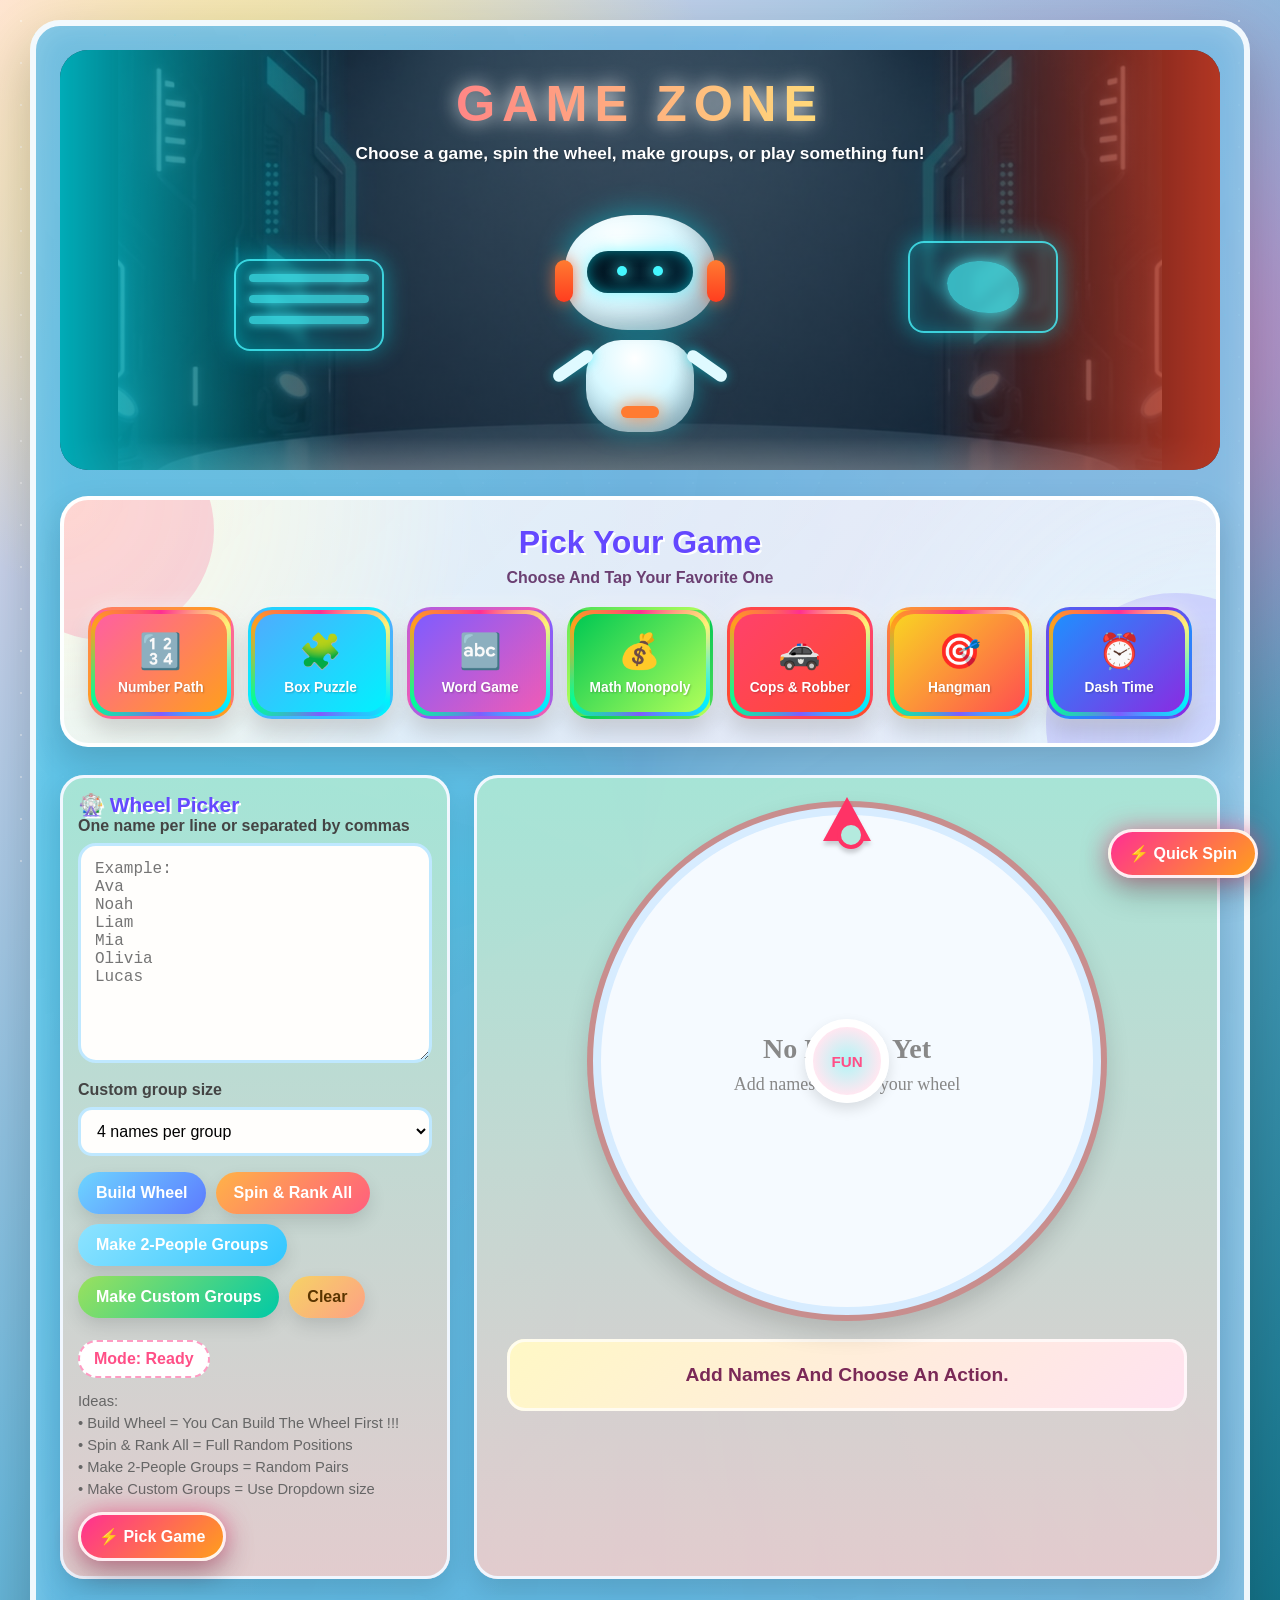
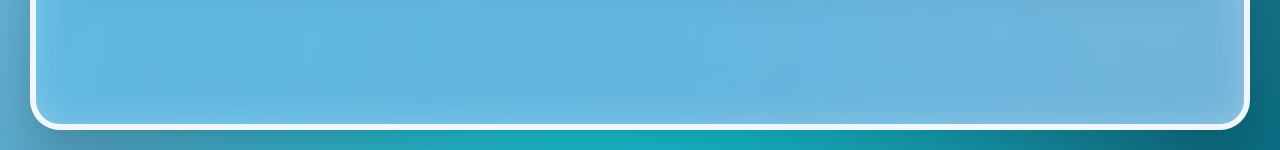
<file: index.html>
<!DOCTYPE html>
<html lang="en">

<head>
    <meta charset="UTF-8" />
    <meta name="viewport" content="width=device-width, initial-scale=1.0" />

    <title>🎮 Game Zone</title>

    <style>
        * {
            box-sizing: border-box;
        }

        html {
            scroll-behavior: smooth;
        }

        body {
            margin: 0;
            font-family: "Trebuchet MS", "Comic Sans MS", sans-serif;
            min-height: 100vh;
            padding: 20px;
            overflow-x: hidden;
            background:
                radial-gradient(circle at 20% 10%, rgba(255, 241, 118, 0.8), transparent 25%),
                radial-gradient(circle at 90% 20%, rgba(255, 111, 183, 0.65), transparent 25%),
                radial-gradient(circle at 50% 90%, rgba(0, 242, 254, 0.75), transparent 35%),
                linear-gradient(135deg, #ffe0f3, #6bb8db, #0a6d82);
        }

        body::before {
            content: "";
            position: fixed;
            inset: 0;
            pointer-events: none;
            background-image:
                radial-gradient(circle, rgba(255, 255, 255, .75) 1px, transparent 1px),
                radial-gradient(circle, rgba(0, 242, 254, .45) 1px, transparent 1px);
            background-size: 42px 42px, 70px 70px;
            animation: bgSparkle 18s linear infinite;
            opacity: .55;
            z-index: 0;
        }

        @keyframes bgSparkle {
            from {
                background-position: 0 0, 0 0;
            }

            to {
                background-position: 240px 300px, -260px 220px;
            }
        }

        .app {
            position: relative;
            z-index: 1;
            width: 100%;
            max-width: 1220px;
            margin: 0 auto;
            background: rgba(108, 179, 223, 0.9);
            border-radius: 30px;
            padding: 24px;
            box-shadow:
                0 22px 55px rgba(0, 0, 0, 0.22),
                inset 0 0 35px rgba(255, 255, 255, .25);
            border: 6px solid rgba(255, 255, 255, 0.9);
            overflow: hidden;
        }

        .app::before {
            content: "";
            position: absolute;
            inset: -120px;
            background: conic-gradient(from 0deg,
                    transparent,
                    rgba(255, 255, 255, .22),
                    transparent,
                    rgba(0, 242, 254, .22),
                    transparent);
            animation: appGlowSpin 12s linear infinite;
            z-index: -1;
        }

        @keyframes appGlowSpin {
            to {
                transform: rotate(360deg);
            }
        }

        /* .bot-hero {
            position: relative;
            min-height: 420px;
            margin-bottom: 26px;
            border-radius: 28px;
            overflow: hidden;
            background:
                radial-gradient(circle at 50% 44%, rgba(113, 50, 216, 0.34), transparent 34%),
                radial-gradient(circle at 75% 55%, rgba(255, 79, 135, 0.28), transparent 30%),
                linear-gradient(135deg, #030712, #081827 48%, #eedc66);
            border: 4px solid rgba(255, 255, 255, 0.85);
            box-shadow:
                0 18px 40px rgba(0, 0, 0, 0.35),
                inset 0 0 45px rgba(0, 242, 254, 0.16);
        } */


        /* .bot-hero {
            position: relative;
            min-height: 420px;
            margin-bottom: 26px;
            border-radius: 28px;
            overflow: hidden;
            background:
                linear-gradient(rgba(3, 7, 18, 0.72), rgba(3, 7, 18, 0.78)),
                url("images/IMG_0612.jpeg"),
                radial-gradient(circle at 50% 44%, rgba(0, 242, 254, 0.34), transparent 34%),
                radial-gradient(circle at 75% 55%, rgba(255, 79, 135, 0.28), transparent 30%),
                linear-gradient(135deg, #030712, #081827 48%, #1d0811);
            background-size: cover, cover, auto, auto, auto;
            background-position: center, center, center, center, center;
            border: 4px solid rgba(255, 255, 255, 0.85);
            box-shadow:
                0 18px 40px rgba(0, 0, 0, 0.35),
                inset 0 0 45px rgba(0, 242, 254, 0.16);
        } */


        .bot-hero {
            position: relative;
            min-height: 420px;
            margin-bottom: 26px;
            border-radius: 28px;
            overflow: hidden;

            background:
                linear-gradient(rgba(3, 7, 18, 0.65), rgba(3, 7, 18, 0.7)),
                url("IMG_0612.jpeg");

            background-size: 90% auto;
            background-repeat: no-repeat;
            background-position: center;

            background-color: #030712;
            /* fills empty space */
        }




        */ .bot-hero::before {
            content: "";
            position: absolute;
            inset: 0;
            background:
                linear-gradient(90deg, transparent, rgba(0, 242, 254, 0.18), transparent),
                repeating-linear-gradient(0deg,
                    transparent 0px,
                    transparent 24px,
                    rgba(255, 255, 255, 0.04) 25px);
            animation: scanMove 3.8s linear infinite;
        }

        @keyframes scanMove {
            from {
                transform: translateX(-45%);
            }

            to {
                transform: translateX(45%);
            }
        }

        .tech-lines {
            position: absolute;
            inset: 0;
            background:
                linear-gradient(90deg, #00f2fe, transparent 25%, transparent 75%, #ff4b2b),
                linear-gradient(180deg, transparent 92%, rgba(255, 255, 255, .3));
            opacity: .7;
        }

        .bot-text {
            position: absolute;
            top: 24px;
            width: 100%;
            text-align: center;
            z-index: 20;
            padding: 0 14px;
        }

        .title {
            text-align: center;
            font-size: 3.15rem;
            margin: 0 0 10px;
            font-weight: 900;
            letter-spacing: 7px;
            background: linear-gradient(90deg, #ff2f92, #fff176, #00f2fe, #7f5cff, #ff2f92);
            background-size: 300% 300%;
            -webkit-background-clip: text;
            background-clip: text;
            color: transparent;
            animation: titleGradient 4s linear infinite, titleBounce 2.4s ease-in-out infinite;
            filter: drop-shadow(0 0 10px rgba(255, 255, 255, .9));
        }

        @keyframes titleGradient {
            0% {
                background-position: 0% 50%;
            }

            100% {
                background-position: 300% 50%;
            }
        }

        @keyframes titleBounce {

            0%,
            100% {
                transform: translateY(0) scale(1);
            }

            50% {
                transform: translateY(-5px) scale(1.03);
            }
        }

        .subtitle {
            text-align: center;
            margin: 0;
            color: #ffffff;
            font-size: 1.08rem;
            font-weight: 900;
            text-shadow: 1px 1px 3px rgba(0, 0, 0, 0.35);
            animation: softGlowText 2.5s ease-in-out infinite alternate;
        }

        @keyframes softGlowText {
            from {
                text-shadow: 0 0 8px rgba(255, 255, 255, .55), 1px 1px 3px rgba(0, 0, 0, .25);
            }

            to {
                text-shadow: 0 0 20px rgba(255, 255, 255, 1), 0 0 28px rgba(0, 242, 254, .75);
            }
        }

        .hero-badges {
            position: absolute;
            left: 50%;
            top: 95px;
            transform: translateX(-50%);
            display: flex;
            flex-wrap: wrap;
            gap: 10px;
            justify-content: center;
            z-index: 22;
            width: 90%;
        }

        .hero-badge {
            padding: 8px 14px;
            border-radius: 999px;
            font-weight: 900;
            color: #dffaff;
            background: rgba(255, 255, 255, .1);
            border: 1px solid rgba(69, 247, 255, .5);
            box-shadow: 0 0 18px rgba(0, 242, 254, .22);
            backdrop-filter: blur(8px);
            font-size: .85rem;
        }

        .bot-scene {
            position: absolute;
            inset: 135px 0 0;
            display: flex;
            align-items: center;
            justify-content: center;
            perspective: 900px;
        }

        .bot {
            position: relative;
            width: 175px;
            height: 225px;
            animation: botFloat 3s ease-in-out infinite;
            transform-style: preserve-3d;
            z-index: 5;
        }

        @keyframes botFloat {

            0%,
            100% {
                transform: translateY(0) rotateY(-8deg);
            }

            50% {
                transform: translateY(-16px) rotateY(8deg);
            }
        }

        .bot-head {
            position: relative;
            width: 150px;
            height: 115px;
            margin: 0 auto;
            border-radius: 46% 46% 42% 42%;
            background:
                radial-gradient(circle at 35% 25%, #ffffff, #dff9ff 42%, #a6c8d9 100%);
            box-shadow:
                inset -10px -12px 20px rgba(0, 0, 0, 0.16),
                0 0 30px rgba(0, 242, 254, 0.45);
        }

        .bot-face {
            position: absolute;
            left: 22px;
            right: 22px;
            top: 36px;
            height: 42px;
            border-radius: 26px;
            background: linear-gradient(135deg, #03131f, #06293a);
            box-shadow:
                inset 0 0 14px rgba(0, 242, 254, 0.5),
                0 0 18px rgba(0, 242, 254, 0.45);
        }

        .eye {
            position: absolute;
            top: 15px;
            width: 10px;
            height: 10px;
            border-radius: 50%;
            background: #45f7ff;
            box-shadow: 0 0 14px #45f7ff;
            animation: blink 3s infinite;
        }

        .left-eye {
            left: 30px;
        }

        .right-eye {
            right: 30px;
        }

        @keyframes blink {

            0%,
            92%,
            100% {
                transform: scaleY(1);
            }

            95% {
                transform: scaleY(0.15);
            }
        }

        .ear {
            position: absolute;
            top: 45px;
            width: 18px;
            height: 42px;
            border-radius: 999px;
            background: linear-gradient(#ff7b31, #ff3d1f);
            box-shadow: 0 0 16px rgba(255, 90, 40, .8);
        }

        .left-ear {
            left: -10px;
        }

        .right-ear {
            right: -10px;
        }

        .bot-body {
            position: relative;
            width: 108px;
            height: 92px;
            margin: 10px auto 0;
            border-radius: 35px 35px 42px 42px;
            background:
                radial-gradient(circle at 45% 20%, #ffffff, #d8f8ff 45%, #8ab6c8 100%);
            box-shadow:
                inset -8px -10px 16px rgba(0, 0, 0, 0.13),
                0 0 24px rgba(0, 242, 254, 0.35);
        }

        .bot-body::before,
        .bot-body::after {
            content: "";
            position: absolute;
            top: 20px;
            width: 46px;
            height: 12px;
            border-radius: 999px;
            background: #dffaff;
            box-shadow: 0 0 12px rgba(0, 242, 254, .5);
        }

        .bot-body::before {
            left: -36px;
            transform: rotate(-35deg);
        }

        .bot-body::after {
            right: -36px;
            transform: rotate(35deg);
        }

        .bot-glow {
            position: absolute;
            left: 50%;
            bottom: 14px;
            width: 38px;
            height: 12px;
            transform: translateX(-50%);
            border-radius: 999px;
            background: #ff7b31;
            box-shadow: 0 0 18px #ff7b31;
        }

        .holo-screen {
            position: absolute;
            width: 150px;
            height: 92px;
            border: 2px solid rgba(69, 247, 255, 0.8);
            border-radius: 16px;
            background: rgba(0, 242, 254, 0.08);
            box-shadow:
                inset 0 0 18px rgba(0, 242, 254, 0.25),
                0 0 24px rgba(0, 242, 254, 0.45);
            backdrop-filter: blur(4px);
            animation: holoFloat 3.4s ease-in-out infinite;
        }

        .screen-one {
            left: 15%;
            top: 74px;
        }

        .screen-two {
            right: 14%;
            top: 56px;
            animation-delay: .5s;
        }

        @keyframes holoFloat {

            0%,
            100% {
                transform: translateY(0) rotateY(18deg);
            }

            50% {
                transform: translateY(-12px) rotateY(-8deg);
            }
        }

        .holo-screen span {
            display: block;
            height: 8px;
            margin: 13px;
            border-radius: 999px;
            background: rgba(69, 247, 255, 0.65);
            box-shadow: 0 0 10px rgba(69, 247, 255, 0.8);
        }

        .mini-map {
            width: 72px;
            height: 52px;
            margin: 18px auto;
            border-radius: 45% 55% 40% 60%;
            background: rgba(69, 247, 255, 0.65);
            box-shadow: 0 0 18px rgba(69, 247, 255, 0.9);
            animation: mapPulse 1.6s ease-in-out infinite alternate;
        }

        @keyframes mapPulse {
            from {
                transform: scale(.92);
                opacity: .65;
            }

            to {
                transform: scale(1.08);
                opacity: 1;
            }
        }

        /* .stats-strip {
            display: grid;
            grid-template-columns: repeat(3, 1fr);
            gap: 14px;
            margin: -4px 0 26px;
        }

        .stat-card {
            padding: 14px;
            border-radius: 20px;
            text-align: center;
            font-weight: 900;
            color: #ffffff;
            background: rgba(255, 255, 255, .18);
            border: 2px solid rgba(255, 255, 255, .55);
            box-shadow: 0 12px 25px rgba(0, 0, 0, .12);
            backdrop-filter: blur(10px);
        }

        .stat-card strong {
            display: block;
            font-size: 1.6rem;
            color: #fff176;
            text-shadow: 0 0 14px rgba(255, 255, 255, .7);
        } */

        .game-home {
            margin: 10px auto 28px;
            padding: 24px;
            border-radius: 28px;
            background:
                linear-gradient(135deg, rgba(255, 255, 255, .82), rgba(255, 241, 252, .78)),
                radial-gradient(circle at top left, #fff176, transparent 35%),
                radial-gradient(circle at bottom right, #7afcff, transparent 35%);
            border: 4px solid rgba(255, 255, 255, .95);
            box-shadow: 0 15px 35px rgba(0, 0, 0, .14);
            text-align: center;
            position: relative;
            overflow: hidden;
        }

        .game-home::before {
            content: "";
            position: absolute;
            width: 220px;
            height: 220px;
            background: rgba(255, 79, 135, 0.22);
            border-radius: 50%;
            top: -80px;
            left: -70px;
            animation: bubbleMove 6s ease-in-out infinite alternate;
        }

        .game-home::after {
            content: "";
            position: absolute;
            width: 260px;
            height: 260px;
            background: rgba(100, 72, 255, 0.18);
            border-radius: 50%;
            bottom: -110px;
            right: -90px;
            animation: bubbleMove 7s ease-in-out infinite alternate-reverse;
        }

        @keyframes bubbleMove {
            from {
                transform: translateY(0) scale(1);
            }

            to {
                transform: translateY(18px) scale(1.08);
            }
        }

        .game-home-content {
            position: relative;
            z-index: 2;
        }

        .game-home h2,
        .panel h2 {
            margin: 0;
            font-size: 2rem;
            color: #6448ff;
            text-shadow: 2px 2px 0 #fff;
            animation: headingPulse 2s ease-in-out infinite;
        }

        .panel h2 {
            margin-top: 0;
            font-size: 1.3rem;
        }

        @keyframes headingPulse {

            0%,
            100% {
                transform: scale(1);
                filter: drop-shadow(0 0 4px rgba(255, 255, 255, .8));
            }

            50% {
                transform: scale(1.04);
                filter: drop-shadow(0 0 14px rgba(255, 79, 135, .8));
            }
        }

        .game-home p {
            margin: 8px 0 20px;
            font-weight: 900;
            color: #6b3f72;
        }

        .game-grid {
            display: grid;
            grid-template-columns: repeat(7, 1fr);
            gap: 14px;
        }

        .game-card {
            position: relative;
            overflow: hidden;
            min-height: 112px;
            border-radius: 24px;
            text-decoration: none;
            color: #ffffff;
            font-size: 2.15rem;
            font-weight: 900;
            display: flex;
            flex-direction: column;
            align-items: center;
            justify-content: center;
            border: 3px solid transparent;
            background-clip: padding-box;
            box-shadow:
                0 12px 22px rgba(0, 0, 0, .16),
                0 0 18px rgba(255, 255, 255, .65);
            animation: floatCard 3s ease-in-out infinite, glowCard 2.2s ease-in-out infinite alternate;
            transition: transform .22s ease, box-shadow .22s ease, filter .22s ease;
            isolation: isolate;
        }

        .game-card::after {
            content: "";
            position: absolute;
            inset: -5px;
            border-radius: 28px;
            background: conic-gradient(from 0deg,
                    #ff2f92,
                    #fff176,
                    #00f2fe,
                    #7f5cff,
                    #00ff99,
                    #ff9f1c,
                    #ff2f92);
            z-index: -2;
            animation: spinBorder 2.8s linear infinite;
        }

        .game-card::before {
            content: "";
            position: absolute;
            inset: 4px;
            border-radius: 20px;
            background: inherit;
            z-index: -1;
        }

        .game-card span {
            font-size: .86rem;
            line-height: 1.1;
            margin-top: 8px;
            text-shadow: 1px 1px 2px rgba(0, 0, 0, .22);
        }

        .game-card:hover {
            transform: translateY(-8px) scale(1.06) rotate(-1deg);
            box-shadow:
                0 18px 34px rgba(0, 0, 0, .22),
                0 0 28px rgba(255, 255, 255, .95),
                0 0 38px rgba(255, 79, 135, .55);
            filter: saturate(1.18);
        }

        .game-grid:hover .game-card:not(:hover) {
            opacity: .72;
            transform: scale(.96);
        }

        @keyframes spinBorder {
            to {
                transform: rotate(360deg);
            }
        }

        @keyframes glowCard {
            from {
                box-shadow:
                    0 12px 22px rgba(0, 0, 0, .16),
                    0 0 12px rgba(255, 255, 255, .45);
            }

            to {
                box-shadow:
                    0 16px 28px rgba(0, 0, 0, .22),
                    0 0 24px rgba(255, 255, 255, .95),
                    0 0 34px rgba(0, 242, 254, .55);
            }
        }

        .game-card:nth-child(1) {
            background: linear-gradient(135deg, #ff5fa2, #ff9f1c);
        }

        .game-card:nth-child(2) {
            background: linear-gradient(135deg, #4facfe, #00f2fe);
            animation-delay: .15s;
        }

        .game-card:nth-child(3) {
            background: linear-gradient(135deg, #7f5cff, #f15bb5);
            animation-delay: .3s;
        }

        .game-card:nth-child(4) {
            background: linear-gradient(135deg, #00c853, #b2ff59);
            animation-delay: .45s;
        }

        .game-card:nth-child(5) {
            background: linear-gradient(135deg, #ff416c, #ff4b2b);
            animation-delay: .6s;
        }

        .game-card:nth-child(6) {
            background: linear-gradient(135deg, #f9d423, #ff4e50);
            animation-delay: .75s;
        }

        .game-card:nth-child(7) {
            background: linear-gradient(135deg, #1e90ff, #8a2be2);
            animation-delay: .9s;
        }

        @keyframes floatCard {

            0%,
            100% {
                transform: translateY(0);
            }

            50% {
                transform: translateY(-5px);
            }
        }

        .layout {
            display: grid;
            grid-template-columns: 390px 1fr;
            gap: 24px;
            align-items: start;
        }

        .panel {
            background: linear-gradient(180deg, rgba(169, 230, 213, .95), rgba(233, 204, 204, .95));
            border-radius: 24px;
            padding: 18px;
            box-shadow:
                inset 0 0 0 3px #f1f7ff,
                0 12px 30px rgba(0, 0, 0, .12);
            position: relative;
        }

        label {
            display: block;
            margin-bottom: 8px;
            font-weight: 700;
            color: #444;
        }

        textarea {
            width: 100%;
            height: 220px;
            resize: vertical;
            border: 3px solid #bfe8ff;
            border-radius: 18px;
            padding: 14px;
            font-size: 1rem;
            outline: none;
            background: #fffefc;
        }

        textarea:focus,
        select:focus {
            border-color: #ff92c2;
            box-shadow: 0 0 0 5px rgba(255, 146, 194, 0.18);
            outline: none;
        }

        select {
            width: 100%;
            border: 3px solid #bfe8ff;
            border-radius: 14px;
            padding: 12px;
            font-size: 1rem;
            background: #fffefc;
        }

        .settings-grid {
            display: grid;
            gap: 12px;
            margin-top: 14px;
        }

        .btn-row {
            display: flex;
            flex-wrap: wrap;
            gap: 10px;
            margin-top: 16px;
        }

        button {
            border: none;
            border-radius: 999px;
            padding: 12px 18px;
            font-size: 1rem;
            font-weight: 800;
            cursor: pointer;
            transition: transform .15s ease, box-shadow .15s ease;
            box-shadow: 0 8px 18px rgba(0, 0, 0, .12);
        }

        button:hover {
            transform: translateY(-2px) scale(1.02);
            box-shadow: 0 12px 25px rgba(0, 0, 0, .2);
        }

        button:active {
            transform: scale(.98);
        }

        .btn-build {
            background: linear-gradient(135deg, #6dd5ff, #5d7bff);
            color: white;
        }

        .btn-spin {
            background: linear-gradient(135deg, #ffb347, #ff5e7e);
            color: white;
        }

        .btn-pairs {
            background: linear-gradient(135deg, #8ee3ff, #31c6ff);
            color: white;
        }

        .btn-group {
            background: linear-gradient(135deg, #9be15d, #00c9a7);
            color: white;
        }

        .btn-clear {
            background: linear-gradient(135deg, #f6d365, #fda085);
            color: #5a3500;
        }

        .small-note {
            font-size: .92rem;
            color: #666;
            margin-top: 12px;
            line-height: 1.5;
        }

        .wheel-area {
            display: flex;
            flex-direction: column;
            align-items: center;
            min-height: 100%;
        }

        .wheel-wrap {
            position: relative;
            width: 520px;
            max-width: 100%;
            aspect-ratio: 1 / 1;
            display: flex;
            align-items: center;
            justify-content: center;
            margin-top: 8px;
        }

        .wheel-wrap.spinning-glow canvas {
            box-shadow:
                0 0 25px rgba(255, 255, 255, .9),
                0 0 45px rgba(0, 242, 254, .8),
                0 0 65px rgba(255, 79, 135, .55);
        }

        .pointer {
            position: absolute;
            top: -4px;
            left: 50%;
            transform: translateX(-50%);
            width: 0;
            height: 0;
            border-left: 24px solid transparent;
            border-right: 24px solid transparent;
            border-bottom: 44px solid #ff3366;
            z-index: 10;
            filter: drop-shadow(0 4px 2px rgba(0, 0, 0, .18));
        }

        .pointer::after {
            content: "";
            position: absolute;
            top: 24px;
            left: -10px;
            width: 20px;
            height: 20px;
            background: #b4eade;
            border-radius: 50%;
            border: 4px solid #ff3366;
        }

        canvas {
            width: 100%;
            height: 100%;
            border-radius: 50%;
            background: #c88e8e;
            box-shadow: 0 12px 25px rgba(0, 0, 0, .14);
            transition: box-shadow .25s ease;
        }

        .center-dot {
            position: absolute;
            width: 84px;
            height: 84px;
            background: radial-gradient(circle, #b1f5f6 0%, #ffe7f1 70%, #ffc1d8 100%);
            border-radius: 50%;
            border: 8px solid white;
            box-shadow: 0 6px 14px rgba(0, 0, 0, .12);
            display: flex;
            align-items: center;
            justify-content: center;
            font-weight: 900;
            color: #ff4f87;
            text-align: center;
            z-index: 5;
            font-size: .95rem;
            pointer-events: none;
        }

        .spin-chant {
            margin-top: 14px;
            font-size: 1.45rem;
            font-weight: 900;
            color: #ff4f87;
            display: none;
            animation: bounceText .6s infinite alternate;
            text-shadow: 1px 1px 0 #fff;
            text-align: center;
        }

        @keyframes bounceText {
            from {
                transform: translateY(0px) scale(1);
            }

            to {
                transform: translateY(-8px) scale(1.08);
            }
        }

        .result-box {
            margin-top: 18px;
            min-height: 72px;
            width: min(680px, 100%);
            background: linear-gradient(135deg, #fff8c5, #ffe2f0);
            border-radius: 18px;
            display: flex;
            align-items: center;
            justify-content: center;
            text-align: center;
            padding: 14px 18px;
            font-size: 1.2rem;
            font-weight: 900;
            color: #7a2957;
            box-shadow: inset 0 0 0 3px rgba(255, 255, 255, .7);
        }

        .name-count {
            margin-top: 10px;
            font-size: .98rem;
            font-weight: 700;
            color: #555;
        }

        .output {
            margin-top: 18px;
            width: 100%;
            max-width: 860px;
        }

        .rank-list,
        .group-list {
            display: grid;
            gap: 12px;
        }

        .rank-item {
            background: linear-gradient(135deg, #fff6a8, #ffd9ec);
            border-radius: 16px;
            padding: 12px 16px;
            font-weight: 800;
            color: #56384d;
            box-shadow: 0 8px 16px rgba(0, 0, 0, .08);
            text-align: left;
            font-size: 1.05rem;
        }

        .group-card {
            background: linear-gradient(135deg, #dff9ff, #f7e8ff);
            border-radius: 20px;
            padding: 16px;
            box-shadow: 0 8px 16px rgba(0, 0, 0, .08);
            text-align: left;
        }

        .group-title {
            font-size: 1.2rem;
            color: #5b45d6;
            margin-bottom: 10px;
            font-weight: 900;
        }

        .group-members {
            display: flex;
            flex-wrap: wrap;
            gap: 10px;
        }

        .member-pill {
            background: white;
            border: 2px solid #d7c8ff;
            border-radius: 999px;
            padding: 8px 12px;
            font-weight: 700;
            color: #4a4a4a;
        }

        .mode-badge {
            display: inline-block;
            margin-top: 12px;
            background: #fff;
            border: 2px dashed #ff9bc3;
            color: #ff4f87;
            font-weight: 900;
            border-radius: 999px;
            padding: 8px 14px;
        }

        .quick-spin {
            position: fixed;
            right: 22px;
            bottom: 22px;
            z-index: 50;
            border: 3px solid rgba(255, 255, 255, .9);
            background: linear-gradient(135deg, #ff2f92, #ff9f1c);
            color: white;
            box-shadow:
                0 14px 30px rgba(0, 0, 0, .25),
                0 0 25px rgba(255, 79, 135, .65);
            animation: quickPulse 1.8s ease-in-out infinite;
        }

        .quick-spin2 {
            /* position: center; */
            margin-top: 12px;
            left: 22px;
            bottom: 22px;
            z-index: 50;
            border: 3px solid rgba(255, 255, 255, .9);
            background: linear-gradient(135deg, #ff2f92, #ff9f1c);
            color: white;
            box-shadow:
                0 14px 30px rgba(0, 0, 0, .25),
                0 0 25px rgba(255, 79, 135, .65);
            animation: quickPulse 1.8s ease-in-out infinite;
        }

        @keyframes quickPulse {

            0%,
            100% {
                transform: scale(1);
            }

            50% {
                transform: scale(1.06);
            }
        }

        .confetti-layer {
            position: fixed;
            inset: 0;
            pointer-events: none;
            overflow: hidden;
            z-index: 999;
        }

        .confetti-piece {
            position: absolute;
            width: 10px;
            height: 16px;
            border-radius: 4px;
            animation: confettiFall 1.5s ease-out forwards;
        }

        @keyframes confettiFall {
            0% {
                transform: translateY(-30px) rotate(0deg);
                opacity: 1;
            }

            100% {
                transform: translateY(100vh) rotate(540deg);
                opacity: 0;
            }
        }

        @media (max-width: 950px) {
            .layout {
                grid-template-columns: 1fr;
            }

            .wheel-wrap {
                width: 100%;
                max-width: 430px;
            }

            .game-grid {
                grid-template-columns: repeat(2, 1fr);
            }

            .game-card {
                min-height: 96px;
            }

            .game-home h2 {
                font-size: 1.55rem;
            }

            .stats-strip {
                grid-template-columns: 1fr;
            }
        }

        @media (max-width: 700px) {
            .bot-hero {
                min-height: 390px;
            }

            .title {
                font-size: 2rem;
                letter-spacing: 3px;
            }

            .subtitle {
                font-size: .9rem;
            }

            .hero-badges {
                top: 88px;
            }

            .bot-scene {
                inset: 145px 0 0;
            }

            .bot {
                transform: scale(.82);
            }

            .screen-one {
                left: 4%;
                width: 105px;
                height: 72px;
            }

            .screen-two {
                right: 4%;
                width: 105px;
                height: 72px;
            }
        }

        @media (max-width: 520px) {
            body {
                padding: 10px;
            }

            .app {
                padding: 14px;
                border-radius: 22px;
            }

            .title {
                font-size: 1.75rem;
                letter-spacing: 2px;
            }

            .game-grid {
                grid-template-columns: 1fr;
            }

            .game-card {
                min-height: 86px;
            }

            .btn-row button {
                width: 100%;
            }

            .quick-spin {
                right: 12px;
                bottom: 12px;
                padding: 11px 14px;
            }

            .quick-spin2 {
                left: 12px;
                bottom: 12px;
                padding: 11px 14px;
            }
        }

        .stats-strip {
            display: grid;
            grid-template-columns: repeat(3, 1fr);
            gap: 14px;
            margin: -4px 0 26px;
        }

        .stat-card {
            margin-top: 20px;
            padding: 14px;
            border-radius: 20px;
            text-align: center;
            font-weight: 900;
            color: #ffffff;
            background: rgba(255, 255, 255, .18);
            border: 2px solid rgba(255, 255, 255, .55);
            box-shadow: 0 12px 25px rgba(0, 0, 0, .12);
            backdrop-filter: blur(10px);
        }

        .stat-card strong {
            display: block;
            font-size: 1.6rem;
            color: #fff176;
            text-shadow: 0 0 14px rgba(255, 255, 255, .7);
        }
    </style>
</head>

<body>
    <div class="confetti-layer" id="confettiLayer"></div>

    <button class="quick-spin" id="quickSpinBtn">⚡ Quick Spin</button>

    <div class="app">

        <section class="bot-hero">
            <div class="tech-lines"></div>

            <div class="bot-text">
                <h1 class="title">GAME ZONE</h1>
                <p class="subtitle">Choose a game, spin the wheel, make groups, or play something fun!</p>
            </div>

            <!-- <div class="hero-badges">
        <div class="hero-badge">🎮 7 Mini Games</div>
        <div class="hero-badge">🎡 Smart Picker</div>
        <div class="hero-badge">✨ Premium Fun Mode</div>
      </div> -->

            <div class="bot-scene">
                <div class="bot" id="bot">
                    <div class="bot-head">
                        <div class="bot-face">
                            <span class="eye left-eye"></span>
                            <span class="eye right-eye"></span>
                        </div>
                        <div class="ear left-ear"></div>
                        <div class="ear right-ear"></div>
                    </div>

                    <div class="bot-body">
                        <div class="bot-glow"></div>
                    </div>
                </div>

                <div class="holo-screen screen-one">
                    <span></span>
                    <span></span>
                    <span></span>
                </div>

                <div class="holo-screen screen-two">
                    <div class="mini-map"></div>
                </div>
            </div>
        </section>

        <!-- <section class="stats-strip">
            <div class="stat-card">
                <strong id="gamesCount">7</strong>
                Games Ready
            </div>

            <div class="stat-card">
                <strong id="spinCount">0</strong>
                Spins Today
            </div>

            <div class="stat-card">
                <strong id="namesStat">0</strong>
                Names Loaded
            </div>
        </section> -->

        <section class="game-home">
            <div class="game-home-content">
                <!-- <h2>Pick Your Game</h2> -->

                <!-- Your section -->
                <section id="pick-your-game">
                    <h2>Pick Your Game</h2>
                    <!-- content -->
                </section>


                <p> Choose And Tap Your Favorite One </p>

                <div class="game-grid">
                    <a class="game-card" href="numberpath.html">
                        🔢
                        <span>Number Path</span>
                    </a>

                    <a class="game-card" href="box-puzzlen.html">
                        🧩
                        <span>Box Puzzle</span>
                    </a>

                    <a class="game-card" href="word_game.html">
                        🔤
                        <span>Word Game</span>
                    </a>

                    <a class="game-card" href="math_monopoly.html">
                        💰
                        <span>Math Monopoly</span>
                    </a>

                    <a class="game-card" href="copsandrobber.html">
                        🚓
                        <span>Cops & Robber</span>
                    </a>

                    <a class="game-card" href="hangman.html">
                        🎯
                        <span>Hangman</span>
                    </a>

                    <a class="game-card" href="dash_time.html">
                        ⏰
                        <span>Dash Time</span>
                    </a>
                </div>
            </div>
        </section>

        <div class="layout">
            <!-- <button class="quick-spin2" id="quickSpin2Btn">⚡ Quick Spin2</button> -->
            <div class="panel">
                <h2>🎡 Wheel Picker</h2>

                <label for="namesInput">One name per line or separated by commas</label>
                <textarea id="namesInput" placeholder="Example:
Ava
Noah
Liam
Mia
Olivia
Lucas"></textarea>



                <div class="settings-grid">
                    <div>
                        <label for="groupSize">Custom group size</label>
                        <select id="groupSize">
                            <option value="2">2 names per group</option>
                            <option value="3">3 names per group</option>
                            <option value="4" selected>4 names per group</option>
                            <option value="5">5 names per group</option>
                            <option value="6">6 names per group</option>
                        </select>
                    </div>
                </div>

                <div class="btn-row">
                    <button class="btn-build" id="buildBtn">Build Wheel</button>
                    <button class="btn-spin" id="spinRankBtn">Spin & Rank All</button>
                    <button class="btn-pairs" id="pairsBtn">Make 2-People Groups</button>
                    <button class="btn-group" id="groupBtn">Make Custom Groups</button>
                    <button class="btn-clear" id="clearBtn">Clear</button>
                </div>

                <div class="name-count" id="nameCount"></div>
                <div class="mode-badge" id="modeBadge">Mode: Ready</div>



                <div class="small-note">
                    Ideas:<br>
                    • Build Wheel = You Can Build The Wheel First !!! <br>
                    • Spin & Rank All = Full Random Positions<br>
                    • Make 2-People Groups = Random Pairs<br>
                    • Make Custom Groups = Use Dropdown size<br>
                    <!-- • Example: 12 names + pair mode = 6 groups of 2 -->
                </div>
                <button class="quick-spin2" id="quickSpin2Btn">⚡ Pick Game </button>


            </div>



            <div class="panel wheel-area">
                <div class="wheel-wrap" id="wheelWrap">
                    <div class="pointer"></div>
                    <canvas id="wheelCanvas" width="520" height="520"></canvas>
                    <div class="center-dot">FUN</div>
                </div>

                <div id="spinChant" class="spin-chant">🎶 Iny meeny miny mo...</div>

                <div class="result-box" id="resultBox">Add Names And Choose An Action.</div>

                <div class="output" id="outputArea"></div>
            </div>
        </div>


        <section class="stats-strip">
            <div class="stat-card">
                <strong id="gamesCount">7</strong>
                Games Ready
            </div>

            <div class="stat-card">
                <strong id="spinCount">0</strong>
                Spins Today
            </div>

            <div class="stat-card">
                <strong id="namesStat">0</strong>
                Names Loaded
            </div>

        </section>
    </div>

    <script>
        const canvas = document.getElementById("wheelCanvas");
        const ctx = canvas.getContext("2d");

        const namesInput = document.getElementById("namesInput");
        const buildBtn = document.getElementById("buildBtn");
        const spinRankBtn = document.getElementById("spinRankBtn");
        const pairsBtn = document.getElementById("pairsBtn");
        const groupBtn = document.getElementById("groupBtn");
        const clearBtn = document.getElementById("clearBtn");
        const resultBox = document.getElementById("resultBox");
        const nameCount = document.getElementById("nameCount");
        const outputArea = document.getElementById("outputArea");
        const groupSizeSelect = document.getElementById("groupSize");
        const modeBadge = document.getElementById("modeBadge");
        const spinChant = document.getElementById("spinChant");

        const wheelWrap = document.getElementById("wheelWrap");
        const quickSpinBtn = document.getElementById("quickSpinBtn");
        const quickSpin2Btn = document.getElementById("quickSpin2Btn");
        const confettiLayer = document.getElementById("confettiLayer");
        const spinCount = document.getElementById("spinCount");
        const namesStat = document.getElementById("namesStat");
        const bot = document.getElementById("bot");

        let names = [];
        let currentAngle = 0;
        let isSpinning = false;
        let animationFrameId = null;
        let pendingAction = null;
        let totalSpins = 0;

        const colors = [
            "#ff7eb9", "#7afcff", "#feff9c", "#fff740",
            "#baffc9", "#ffb3ba", "#a0c4ff", "#ffd6a5",
            "#caffbf", "#9bf6ff", "#fbc4ff", "#fdffb6",
            "#bdb2ff", "#ffc6ff", "#caffbf", "#f1c0e8"
        ];

        function scrollToResultOnMobile() {
            // if (window.innerWidth < 768) {
                const section = document.getElementById("outputArea");
                section.scrollIntoView({ behavior: "smooth", block: "start" });
            // }
        }

        function getNamesFromInput() {
            return namesInput.value
                .split(/[\n,]+/)
                .map(name => name.trim())
                .filter(name => name.length > 0);
        }

        function updateNames() {
            names = getNamesFromInput();
            // nameCount.textContent = `Names loaded: ${names.length}`;
            namesStat.textContent = names.length;
            return names;
        }

        namesInput.addEventListener("input", updateNames);

        function shuffleArray(arr) {
            const copy = [...arr];

            for (let i = copy.length - 1; i > 0; i--) {
                const j = Math.floor(Math.random() * (i + 1));
                [copy[i], copy[j]] = [copy[j], copy[i]];
            }

            return copy;
        }

        function normalizeAngle(angle) {
            angle = angle % (Math.PI * 2);
            return angle < 0 ? angle + Math.PI * 2 : angle;
        }

        function getPointerIndex() {
            if (names.length === 0) return -1;

            const arc = (Math.PI * 2) / names.length;
            const pointerAngle = Math.PI * 1.5;

            const angleAtPointer = normalizeAngle(pointerAngle - currentAngle);
            return Math.floor(angleAtPointer / arc);
        }

        function getRankingFromWheelPointer() {
            const pointerIndex = getPointerIndex();

            if (pointerIndex < 0) {
                return [];
            }

            const ranking = [];

            for (let i = 0; i < names.length; i++) {
                ranking.push(names[(pointerIndex + i) % names.length]);
            }

            return ranking;
        }

        function fitText(text, maxWidth, initialSize) {
            let size = initialSize;

            ctx.font = `bold ${size}px Trebuchet MS`;

            while (ctx.measureText(text).width > maxWidth && size > 10) {
                size--;
                ctx.font = `bold ${size}px Trebuchet MS`;
            }

            return size;
        }

        function drawWheel() {
            const w = canvas.width;
            const h = canvas.height;
            const cx = w / 2;
            const cy = h / 2;
            const radius = Math.min(cx, cy) - 10;

            ctx.clearRect(0, 0, w, h);

            if (names.length === 0) {
                ctx.beginPath();
                ctx.arc(cx, cy, radius, 0, Math.PI * 2);
                ctx.fillStyle = "#f5faff";
                ctx.fill();
                ctx.lineWidth = 8;
                ctx.strokeStyle = "#d7ecff";
                ctx.stroke();

                ctx.fillStyle = "#888";
                ctx.font = "bold 28px Trebuchet MS";
                ctx.textAlign = "center";
                ctx.textBaseline = "middle";
                ctx.fillText("No Names Yet", cx, cy - 10);

                ctx.font = "18px Trebuchet MS";
                ctx.fillText("Add names to build your wheel", cx, cy + 24);
                return;
            }

            const arc = (Math.PI * 2) / names.length;

            for (let i = 0; i < names.length; i++) {
                const startAngle = currentAngle + i * arc;
                const endAngle = startAngle + arc;

                ctx.beginPath();
                ctx.moveTo(cx, cy);
                ctx.arc(cx, cy, radius, startAngle, endAngle);
                ctx.closePath();
                ctx.fillStyle = colors[i % colors.length];
                ctx.fill();

                ctx.lineWidth = 3;
                ctx.strokeStyle = "#ffffff";
                ctx.stroke();

                ctx.save();
                ctx.translate(cx, cy);
                ctx.rotate(startAngle + arc / 2);

                const text = names[i];
                const textRadius = radius * 0.63;
                const maxTextWidth = radius * 0.35;

                let fontSize = 20;

                if (names.length > 20) {
                    fontSize = 12;
                } else if (names.length > 12) {
                    fontSize = 15;
                } else if (names.length > 8) {
                    fontSize = 17;
                }

                fontSize = fitText(text, maxTextWidth, fontSize);

                ctx.fillStyle = "#333";
                ctx.font = `bold ${fontSize}px Trebuchet MS`;
                ctx.textAlign = "right";
                ctx.textBaseline = "middle";
                ctx.fillText(text, textRadius, 0);

                ctx.restore();
            }

            ctx.beginPath();
            ctx.arc(cx, cy, radius, 0, Math.PI * 2);
            ctx.lineWidth = 8;
            ctx.strokeStyle = "#ffffff";
            ctx.stroke();
        }

        function buildWheel() {
            updateNames();

            if (names.length < 2) {
                alert("Please enter at least 2 names.");
                return;
            }

            resultBox.textContent = "Wheel is ready. Choose an action.";
            outputArea.innerHTML = "";
            modeBadge.textContent = "Mode: Ready";
            drawWheel();
        }

        function getOrdinal(n) {
            if (n % 100 >= 11 && n % 100 <= 13) return n + "th";

            switch (n % 10) {
                case 1:
                    return n + "st";
                case 2:
                    return n + "nd";
                case 3:
                    return n + "rd";
                default:
                    return n + "th";
            }
        }

        function updateSpinCounter() {
            totalSpins++;
            spinCount.textContent = totalSpins;
        }

        function spinThenRun(actionName, callback) {
            if (isSpinning) return;

            updateNames();

            if (names.length < 2) {
                alert("Please enter at least 2 names.");
                return;
            }

            isSpinning = true;
            pendingAction = callback;
            modeBadge.textContent = `Mode: ${actionName}`;

            if (actionName === "Ranking") {
                resultBox.textContent = "Spinning... then making full random positions 🎡";
            } else if (actionName === "Pairs") {
                resultBox.textContent = "Spinning... then making 2-people groups 🎡";
            } else {
                resultBox.textContent = "Spinning... then making custom groups 🎡";
            }

            spinChant.style.display = "block";
            wheelWrap.classList.add("spinning-glow");
            updateSpinCounter();

            const extraSpins = 5 + Math.random() * 4;
            const randomStop = Math.random() * Math.PI * 2;
            const startAngle = currentAngle;
            const targetAngle = currentAngle + extraSpins * Math.PI * 2 + randomStop;
            const duration = 4200;
            const startTime = performance.now();

            function animate(now) {
                const elapsed = now - startTime;
                const t = Math.min(elapsed / duration, 1);
                const easeOut = 1 - Math.pow(1 - t, 4);

                currentAngle = startAngle + (targetAngle - startAngle) * easeOut;
                drawWheel();

                if (t < 1) {
                    animationFrameId = requestAnimationFrame(animate);
                } else {
                    currentAngle = normalizeAngle(currentAngle);
                    drawWheel();
                    isSpinning = false;
                    spinChant.style.display = "none";
                    wheelWrap.classList.remove("spinning-glow");

                    if (pendingAction) {
                        pendingAction();
                    }

                    launchConfetti();
                }
            }

            cancelAnimationFrame(animationFrameId);
            animationFrameId = requestAnimationFrame(animate);
        }

        function showRanking() {
            const finalRanking = getRankingFromWheelPointer();
            const medals = ["🥇", "🥈", "🥉"];

            let html = '<div class="rank-list">';

            finalRanking.forEach((name, index) => {
                const rankNum = index + 1;

                const rankLabel = index < 3
                    ? medals[index] + " " + getOrdinal(rankNum)
                    : "⭐ " + getOrdinal(rankNum);

                html += `
      <div class="rank-item">
        ${rankLabel} — ${escapeHtml(name)}
      </div>
    `;
            });

            html += "</div>";
            outputArea.innerHTML = html;

            if (finalRanking.length > 0) {
                resultBox.textContent = `Pointer picked ${finalRanking[0]} as 1st!`;
            } else {
                resultBox.textContent = "Here is the full random order for all names!";
            }
        }

        function makeGroupsBySize(size, labelText) {
            const shuffled = shuffleArray(names);
            const groups = [];

            for (let i = 0; i < shuffled.length; i += size) {
                groups.push(shuffled.slice(i, i + size));
            }

            let html = '<div class="group-list">';

            groups.forEach((group, index) => {
                html += `
      <div class="group-card">
        <div class="group-title">🎈 ${labelText} ${index + 1}</div>
        <div class="group-members">
          ${group.map(name => `<div class="member-pill">${escapeHtml(name)}</div>`).join("")}
        </div>
      </div>
    `;
            });

            html += "</div>";
            outputArea.innerHTML = html;

            resultBox.textContent =
                `Done! ${groups.length} ${labelText.toLowerCase()}${groups.length > 1 ? "s" : ""} created.`;
        }

        function makePairs() {
            makeGroupsBySize(2, "Pair");
        }

        function makeCustomGroups() {
            const size = parseInt(groupSizeSelect.value, 10);
            makeGroupsBySize(size, "Group");
        }

        function escapeHtml(text) {
            const div = document.createElement("div");
            div.textContent = text;
            return div.innerHTML;
        }

        function clearAll() {
            cancelAnimationFrame(animationFrameId);

            names = [];
            currentAngle = 0;
            isSpinning = false;
            pendingAction = null;

            namesInput.value = "";
            nameCount.textContent = "";
            namesStat.textContent = "0";
            modeBadge.textContent = "Mode: Ready";
            resultBox.textContent = "Add names and choose an action.";
            outputArea.innerHTML = "";
            spinChant.style.display = "none";
            wheelWrap.classList.remove("spinning-glow");

            drawWheel();
        }

        function launchConfetti() {
            const confettiColors = [
                "#ff2f92",
                "#fff176",
                "#00f2fe",
                "#7f5cff",
                "#00ff99",
                "#ff9f1c"
            ];

            for (let i = 0; i < 70; i++) {
                const piece = document.createElement("span");
                piece.className = "confetti-piece";
                piece.style.left = Math.random() * 100 + "vw";
                piece.style.top = "-20px";
                piece.style.background = confettiColors[Math.floor(Math.random() * confettiColors.length)];
                piece.style.animationDelay = Math.random() * 0.35 + "s";
                piece.style.animationDuration = 1.1 + Math.random() * 0.9 + "s";
                piece.style.transform = `rotate(${Math.random() * 360}deg)`;

                confettiLayer.appendChild(piece);

                setTimeout(() => {
                    piece.remove();
                }, 2300);
            }
        }

        function botTiltEffect(event) {
            const rect = bot.getBoundingClientRect();
            const x = event.clientX - rect.left;
            const y = event.clientY - rect.top;

            const rotateY = ((x / rect.width) - 0.5) * 20;
            const rotateX = -((y / rect.height) - 0.5) * 12;

            bot.style.transform = `rotateX(${rotateX}deg) rotateY(${rotateY}deg)`;
        }

        function resetBotTilt() {
            bot.style.transform = "";
        }

        bot.addEventListener("mousemove", botTiltEffect);
        bot.addEventListener("mouseleave", resetBotTilt);

        // buildBtn.addEventListener("click", buildWheel);

        // spinRankBtn.addEventListener("click", () => {
        //     spinThenRun("Ranking", showRanking);
        // });

        // pairsBtn.addEventListener("click", () => {
        //     spinThenRun("Pairs", makePairs);
        // });

        // groupBtn.addEventListener("click", () => {
        //     spinThenRun("Grouping", makeCustomGroups);
        // });

        buildBtn.addEventListener("click", () => {
            buildWheel();
            if(window.innerWidth < 768){
                scrollToResultOnMobile();
            }
            
        });

        spinRankBtn.addEventListener("click", () => {
            spinThenRun("Ranking", () => {
                showRanking();
                scrollToResultOnMobile();
            });
        });

        pairsBtn.addEventListener("click", () => {
            spinThenRun("Pairs", () => {
                makePairs();
                scrollToResultOnMobile();
            });
        });

        groupBtn.addEventListener("click", () => {
            spinThenRun("Grouping", () => {
                makeCustomGroups();
                scrollToResultOnMobile();
            });
        });

        clearBtn.addEventListener("click", clearAll);

        /* Updated Quick Spin behavior */
        quickSpinBtn.addEventListener("click", () => {
            const wheelSection = document.querySelector(".layout");
            const rect = wheelSection.getBoundingClientRect();

            const userIsInWheelSection =
                rect.top < window.innerHeight * 0.45 &&
                rect.bottom > window.innerHeight * 0.45;

            if (!userIsInWheelSection) {
                wheelSection.scrollIntoView({
                    behavior: "smooth",
                    block: "start"
                });
                return;
            }

            spinThenRun("Ranking", showRanking);
        });

        document.getElementById('quickSpin2Btn').addEventListener('click', function () {
            const section = document.getElementById('pick-your-game');
            section.scrollIntoView({
                behavior: 'smooth',
                block: 'start'
            });
        });

        drawWheel();
        updateNames();
    </script>
</body>

</html>
</file>
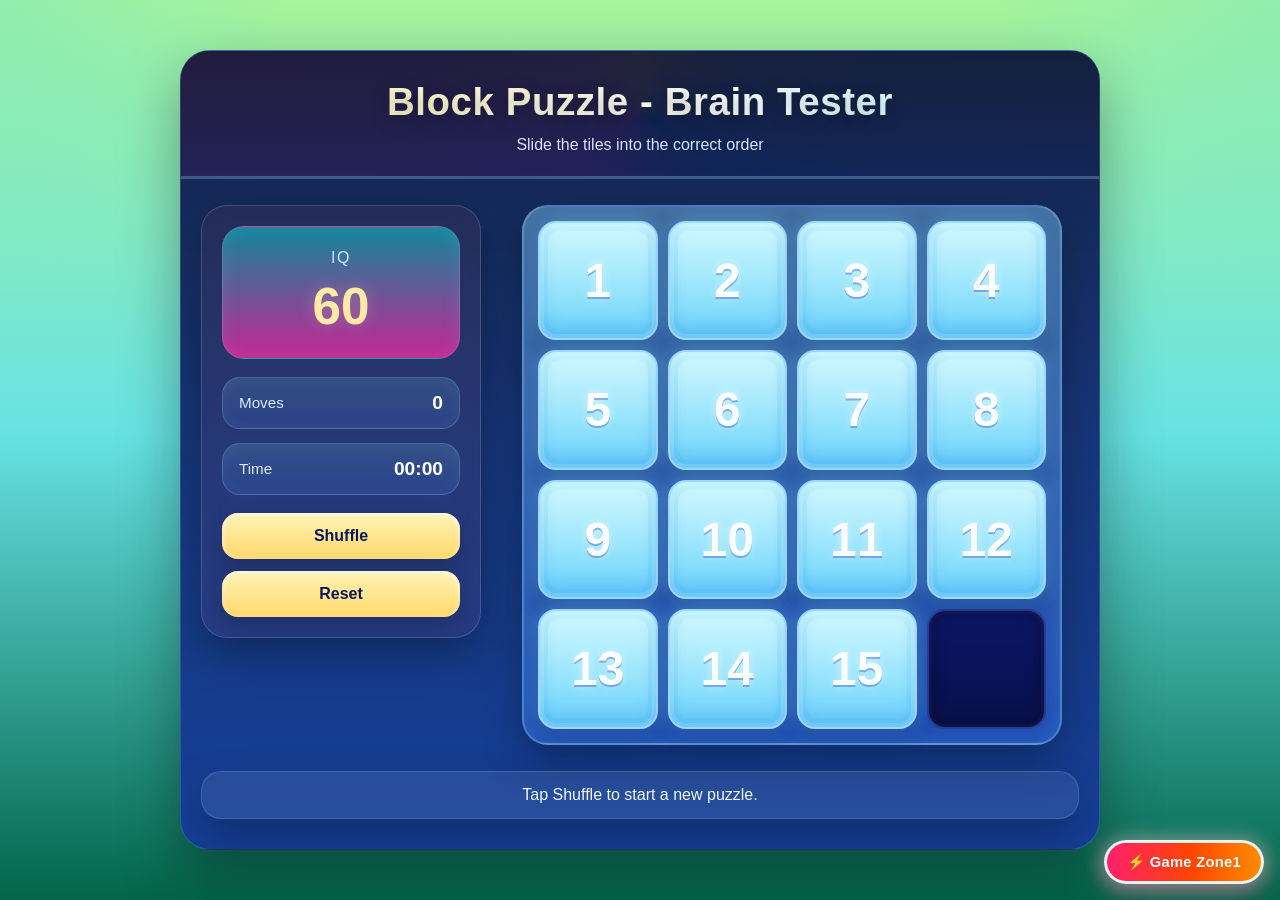
<file: box-puzzlen.html>
<!DOCTYPE html>
<html lang="en">

<head>
    <meta charset="UTF-8" />
    <meta name="viewport" content="width=device-width, initial-scale=1.0" />
    <title>Sliding IQ Puzzle</title>
    <link rel="stylesheet" href="stylebx.css" />
    <link rel="stylesheet" href="gamezone.css">
</head>

<body>
    <a href="index.html#pick-your-game" class="game-zone-wrap">
        <div class="game-zone-inner">⚡ Game Zone1</div>
    </a>
    <div class="game-shell">
        <header class="top-banner">
            <h1>Block Puzzle - Brain Tester</h1>
            <p class="subtitle">Slide the tiles into the correct order</p>
        </header>

        <main class="game-area">
            <section class="score-panel">
                <div class="iq-box">
                    <span class="iq-label">IQ</span>
                    <span class="iq-value" id="iqValue">56</span>
                </div>

                <div class="stats">
                    <div class="stat-card">
                        <span class="label">Moves</span>
                        <span id="moveCount">0</span>
                    </div>
                    <div class="stat-card">
                        <span class="label">Time</span>
                        <span id="timer">00:00</span>
                    </div>
                </div>

                <div class="controls">
                    <button id="shuffleBtn">Shuffle</button>
                    <button id="resetBtn">Reset</button>
                </div>
            </section>

            <section class="board-wrap">
                <div class="board" id="board"></div>
            </section>

            <section class="message-panel">
                <p id="message">Tap a tile next to the empty space to move it.</p>
            </section>
        </main>
    </div>

    <script src="scriptbx.js"></script>
</body>

</html>
</file>
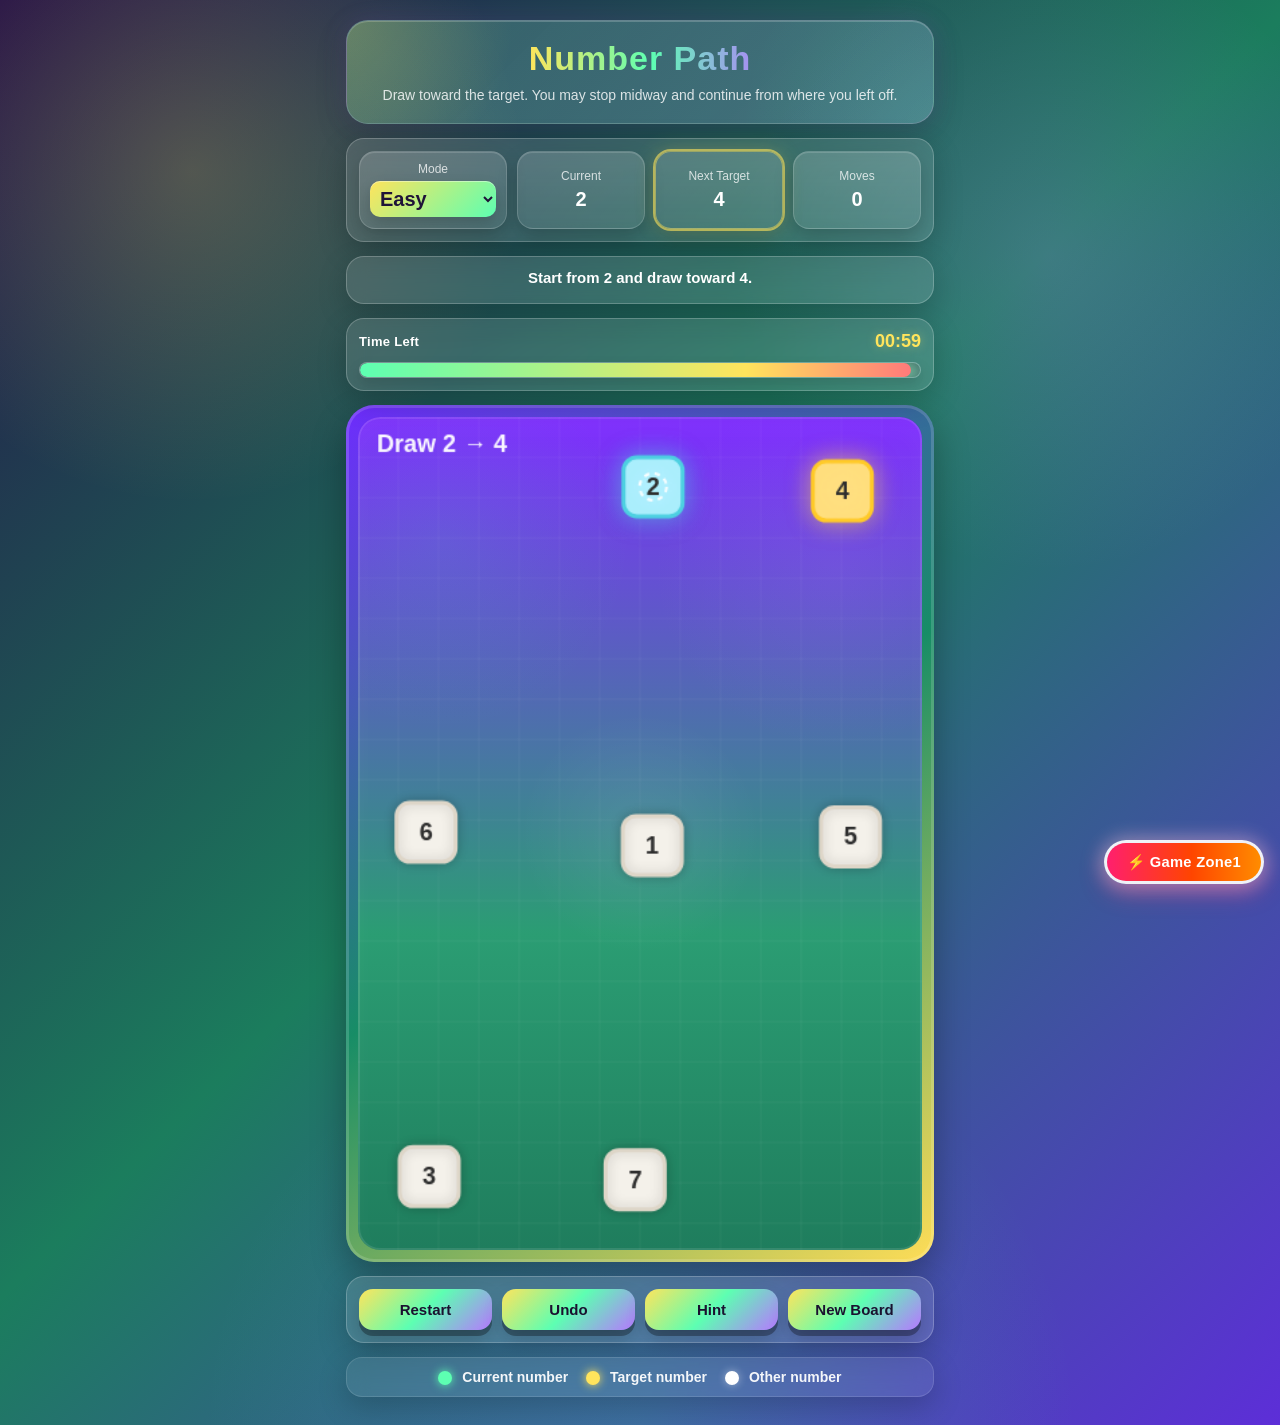
<file: numberpath.html>
<!DOCTYPE html>
<html lang="en">

<head>
    <meta charset="UTF-8" />
    <meta name="viewport" content="width=device-width, initial-scale=1.0" />
    <title>Number Path - Checkpoint Pen Mode</title>
    <link rel="stylesheet" href="style.css" />
    <link rel="stylesheet" href="gamezone.css">
</head>

<body>
    <a href="index.html#pick-your-game" class="game-zone-wrap">
        <div class="game-zone-inner">⚡ Game Zone1</div>
    </a>
    <div class="app">
        <!-- <button class="game-zone" id="gamezone"> ⚡ Game Zone </button> -->
        <!-- <button id="gamezone" class="game-zone" onclick="location.href='index.html#pick-your-game'">
            ⚡ Game Zone
        </button> -->
        <header class="topbar">
            <div class="title-box">
                <h1>Number Path</h1>
                <p>Draw toward the target. You may stop midway and continue from where you left off.</p>
            </div>
        </header>

        <section class="panel info-panel">
            <div class="info-card">
                <span class="label">Mode</span>
                <select id="modeSelect">
                    <option value="easy">Easy</option>
                    <option value="medium">Medium</option>
                    <option value="hard">Hard</option>
                    <option value="expert">Very Hard</option>
                </select>
            </div>

            <div class="info-card">
                <span class="label">Current</span>
                <span id="currentNode">-</span>
            </div>

            <div class="info-card highlight">
                <span class="label">Next Target</span>
                <span id="nextTarget">-</span>
            </div>

            <div class="info-card">
                <span class="label">Moves</span>
                <span id="moveCount">0</span>
            </div>
        </section>

        <section class="panel message-panel">
            <div id="messageBox">Start from the blue point and draw toward the yellow target.</div>
        </section>



        <section class="panel timer-panel">
            <div class="timer-top">
                <span class="timer-label">Time Left</span>
                <span id="timerText">02:00</span>
            </div>
            <div class="timer-bar-wrap">
                <div id="timerBar"></div>
            </div>
        </section>

        <section class="game-shell">
            <canvas id="gameCanvas" width="420" height="620"></canvas>
        </section>

        <section class="panel controls">
            <button id="restartBtn">Restart</button>
            <button id="undoBtn">Undo</button>
            <button id="hintBtn">Hint</button>
            <button id="newBoardBtn">New Board</button>
        </section>

        <section class="panel legend">
            <div><span class="dot current-dot"></span> Current number</div>
            <div><span class="dot target-dot"></span> Target number</div>
            <div><span class="dot normal-dot"></span> Other number</div>
        </section>
    </div>

    <script src="script6.js"></script>
</body>

</html>
</file>
<file: stylebx.css>
* {
  box-sizing: border-box;
  margin: 0;
  padding: 0;
  -webkit-tap-highlight-color: transparent;
}

:root {
  --bg1: #a5f39b;
  --bg2: #67e2e4;
  --bg3: #03654b;
  --panel: rgba(225, 82, 82, 0.08);
  --panel-border: rgba(255, 255, 255, 0.16);
  --text: #ffffff;
  --muted: #d7e4ff;
  --gold: #ffe9a8;
  --tile1: #9befff;
  --tile2: #65d8ff;
  --tile3: #0d747d;
  --tile-border: #9cd8ff;
  --empty: #0a4f60;
  --shadow: 0 18px 40px rgba(0, 0, 0, 0.28);
  --glow: 0 0 20px rgba(123, 223, 255, 0.45);
  --radius-lg: 26px;
  --radius-md: 18px;
  --radius-sm: 14px;
}

body {
  min-height: 100vh;
  font-family: Arial, Helvetica, sans-serif;
  color: var(--text);
  background:
    radial-gradient(circle at top left, rgba(55, 213, 248, 0.18), transparent 18%),
    radial-gradient(circle at top right, rgba(55, 213, 248, 0.18), transparent 18%),
    linear-gradient(180deg, var(--bg1) 0%, var(--bg2) 48%, var(--bg3) 100%);
  display: flex;
  align-items: center;
  justify-content: center;
  padding: 20px;
}

.game-shell {
  width: min(100%, 920px);
  border-radius: 30px;
  overflow: hidden;
  background: linear-gradient(180deg, rgba(4, 12, 60, 0.9), rgba(22, 56, 160, 0.88));
  border: 1px solid rgba(255, 255, 255, 0.12);
  box-shadow: 0 25px 60px rgba(0, 0, 0, 0.35);
}

.top-banner {
  text-align: center;
  padding: 28px 20px 22px;
  background: linear-gradient(180deg, rgba(2, 6, 40, 0.98), rgba(4, 12, 70, 0.92));
  border-bottom: 3px solid rgba(132, 194, 255, 0.45);
  position: relative;
  overflow: hidden;
}

.top-banner::before {
  content: "";
  position: absolute;
  inset: -40%;
  background: conic-gradient(
    from 0deg,
    rgba(255, 235, 151, 0.12),
    rgba(111, 243, 255, 0.1),
    rgba(255, 163, 228, 0.12),
    rgba(255, 235, 151, 0.12)
  );
  animation: bannerGlowSpin 8s linear infinite;
  pointer-events: none;
}

.top-banner > * {
  position: relative;
  z-index: 1;
}

.top-banner h1 {
  font-size: clamp(1.6rem, 3vw, 2.4rem);
  line-height: 1.2;
  letter-spacing: 0.6px;
  font-weight: 800;
  text-transform: capitalize;
  background: linear-gradient(
    90deg,
    #fff7b2 0%,
    #ffffff 20%,
    #8ff7ff 40%,
    #ffd1f3 60%,
    #fff7b2 80%,
    #ffffff 100%
  );
  background-size: 300% auto;
  -webkit-background-clip: text;
  -webkit-text-fill-color: transparent;
  background-clip: text;
  color: transparent;
  text-shadow: 0 4px 18px rgba(0, 0, 0, 0.28);
  animation: titleGradientMove 4s linear infinite, titleFloat 2.4s ease-in-out infinite;
}

.subtitle {
  margin-top: 10px;
  color: var(--muted);
  font-size: 1rem;
}

.game-area {
  padding: 26px 20px 30px;
  display: grid;
  grid-template-columns: 280px 1fr;
  gap: 24px;
  align-items: start;
}

.score-panel {
  background: var(--panel);
  border: 1px solid var(--panel-border);
  border-radius: var(--radius-lg);
  padding: 20px;
  box-shadow: var(--shadow);
  backdrop-filter: blur(10px);
}

.iq-box {
  background: linear-gradient(180deg, #12869a, #c52695);
  border: 1px solid rgba(255, 255, 255, 0.14);
  border-radius: 22px;
  padding: 22px 18px;
  text-align: center;
  box-shadow: inset 0 0 18px rgba(122, 220, 255, 0.12);
}

.iq-label {
  display: block;
  font-size: 1rem;
  letter-spacing: 1.5px;
  color: #cfe2ff;
  margin-bottom: 10px;
}

.iq-value {
  display: block;
  font-size: clamp(2.2rem, 5vw, 3.2rem);
  font-weight: 800;
  color: var(--gold);
  text-shadow: 0 0 16px rgba(255, 233, 168, 0.25);
}

.stats {
  margin-top: 18px;
  display: grid;
  gap: 14px;
}

.stat-card {
  background: linear-gradient(180deg, rgba(130, 230, 255, 0.14), rgba(70, 133, 255, 0.14));
  border: 1px solid rgba(165, 225, 255, 0.22);
  border-radius: var(--radius-md);
  padding: 14px 16px;
  display: flex;
  align-items: center;
  justify-content: space-between;
  box-shadow: inset 0 0 16px rgba(255, 255, 255, 0.05);
}

.stat-card .label {
  color: #d9ebff;
  font-size: 0.95rem;
}

.stat-card span:last-child {
  font-size: 1.2rem;
  font-weight: 700;
  color: #ffffff;
}

.controls {
  margin-top: 18px;
  display: grid;
  gap: 12px;
}

.controls button {
  border: none;
  border-radius: 16px;
  padding: 14px 16px;
  font-size: 1rem;
  font-weight: 700;
  cursor: pointer;
  color: #0b1858;
  background: linear-gradient(180deg, #fff4b8, #ffd86a);
  box-shadow:
    0 10px 22px rgba(0, 0, 0, 0.2),
    inset 0 2px 6px rgba(255, 255, 255, 0.55);
  transition: transform 0.18s ease, box-shadow 0.18s ease, filter 0.18s ease;
}

.controls button:hover {
  transform: translateY(-2px);
  filter: brightness(1.04);
}

.controls button:active {
  transform: translateY(1px) scale(0.99);
}

.board-wrap {
  display: flex;
  justify-content: center;
  align-items: center;
}

.board {
  width: min(92vw, 540px);
  aspect-ratio: 1 / 1;
  display: grid;
  grid-template-columns: repeat(4, 1fr);
  gap: 10px;
  padding: 14px;
  border-radius: 26px;
  background: linear-gradient(180deg, rgba(129, 196, 255, 0.38), rgba(40, 95, 223, 0.45));
  border: 2px solid rgba(155, 228, 255, 0.34);
  box-shadow:
    var(--shadow),
    inset 0 0 24px rgba(140, 230, 255, 0.18);
}

.tile {
  border: 2px solid var(--tile-border);
  border-radius: 18px;
  background: linear-gradient(180deg, rgba(197, 248, 255, 0.98), rgba(101, 216, 255, 0.95));
  color: #f9feff;
  font-size: clamp(1.7rem, 4vw, 3rem);
  font-weight: 800;
  display: flex;
  align-items: center;
  justify-content: center;
  cursor: pointer;
  user-select: none;
  position: relative;
  box-shadow:
    inset 0 0 0 4px rgba(255, 255, 255, 0.14),
    inset 0 -12px 18px rgba(47, 95, 217, 0.18),
    0 10px 18px rgba(5, 20, 90, 0.28),
    var(--glow);
  text-shadow:
    0 2px 0 rgba(64, 110, 220, 0.6),
    0 0 10px rgba(255, 255, 255, 0.45);
  transition: transform 0.16s ease, filter 0.16s ease, box-shadow 0.16s ease;
}

.tile:hover {
  transform: translateY(-2px) scale(1.02);
  filter: brightness(1.03);
}

.tile:active {
  transform: scale(0.98);
}

.tile::before {
  content: "";
  position: absolute;
  inset: 8px;
  border-radius: 12px;
  background: linear-gradient(180deg, rgba(255, 255, 255, 0.22), rgba(255, 255, 255, 0.04));
  pointer-events: none;
}

.tile.empty {
  background: linear-gradient(180deg, #0b1666, #08104b);
  border: 2px solid rgba(95, 132, 255, 0.35);
  box-shadow:
    inset 0 0 18px rgba(0, 0, 0, 0.4),
    inset 0 0 0 3px rgba(255, 255, 255, 0.03);
  cursor: default;
}

.tile.empty::before {
  display: none;
}

.message-panel {
  grid-column: 1 / -1;
  margin-top: 2px;
  background: rgba(255, 255, 255, 0.08);
  border: 1px solid rgba(255, 255, 255, 0.14);
  border-radius: 20px;
  padding: 14px 16px;
  text-align: center;
  color: #eef6ff;
  box-shadow: var(--shadow);
}

.win {
  animation: winPulse 0.8s ease-in-out infinite alternate;
}

@keyframes titleGradientMove {
  0% {
    background-position: 0% center;
  }
  100% {
    background-position: 300% center;
  }
}

@keyframes titleFloat {
  0%,
  100% {
    transform: translateY(0px);
    filter: drop-shadow(0 0 8px rgba(255, 244, 184, 0.25));
  }
  50% {
    transform: translateY(-2px);
    filter: drop-shadow(0 0 16px rgba(143, 247, 255, 0.45));
  }
}

@keyframes bannerGlowSpin {
  0% {
    transform: rotate(0deg);
  }
  100% {
    transform: rotate(360deg);
  }
}

@keyframes winPulse {
  from {
    box-shadow:
      inset 0 0 0 4px rgba(255, 255, 255, 0.14),
      inset 0 -12px 18px rgba(47, 95, 217, 0.18),
      0 10px 18px rgba(5, 20, 90, 0.28),
      0 0 18px rgba(145, 241, 255, 0.45);
  }
  to {
    box-shadow:
      inset 0 0 0 4px rgba(255, 255, 255, 0.14),
      inset 0 -12px 18px rgba(47, 95, 217, 0.18),
      0 10px 18px rgba(5, 20, 90, 0.28),
      0 0 28px rgba(255, 236, 146, 0.75);
  }
}

@media (max-width: 820px) {
  .game-area {
    grid-template-columns: 1fr;
  }

  .score-panel {
    order: 1;
  }

  .board-wrap {
    order: 2;
  }

  .message-panel {
    order: 3;
  }

  .board {
    width: min(94vw, 520px);
  }
}

@media (max-width: 560px) {
  body {
    padding: 10px;
  }

  .game-shell {
    border-radius: 22px;
  }

  .top-banner {
    padding: 22px 14px 18px;
  }

  .top-banner h1 {
    font-size: clamp(1.35rem, 7vw, 1.9rem);
    letter-spacing: 0.4px;
  }

  .subtitle {
    font-size: 0.92rem;
  }

  .game-area {
    padding: 16px 12px 20px;
    gap: 16px;
  }

  .score-panel {
    padding: 16px;
    border-radius: 22px;
  }

  .iq-box {
    padding: 18px 14px;
  }

  .board {
    gap: 8px;
    padding: 10px;
    border-radius: 20px;
  }

  .tile {
    border-radius: 14px;
    font-size: clamp(1.4rem, 7vw, 2.2rem);
  }

  .tile::before {
    inset: 6px;
    border-radius: 10px;
  }

  .controls button {
    padding: 13px 14px;
    font-size: 0.98rem;
  }

  .message-panel {
    border-radius: 16px;
    font-size: 0.95rem;
  }
}
</file>
<file: gamezone.css>
* { box-sizing: border-box; }
html, body { max-width: 100%; overflow-x: hidden; }

.game-zone-wrap {
  position: fixed;
  right: 16px;
  bottom: 16px;
  z-index: 9999;
  padding: 3px;
  border-radius: 28px;
  background: rgba(255, 255, 255, 0.92);
  text-decoration: none;
  display: inline-block;
  cursor: pointer;
  animation: gameZonePulse 1.8s ease-in-out infinite;
  transition: transform 0.18s ease, filter 0.18s ease;
  box-shadow: 0 0 18px 4px rgba(255,255,255,0.28), 0 8px 24px rgba(255,60,120,0.45);
}
.game-zone-wrap:hover {
  transform: scale(1.06) translateY(-2px);
  filter: brightness(1.08);
  animation-play-state: paused;
}
.game-zone-wrap:active {
  transform: scale(0.97);
  animation-play-state: paused;
}
.game-zone-inner {
  display: flex;
  align-items: center;
  justify-content: center;
  gap: 7px;
  min-width: 130px;
  padding: 10px 20px;
  border-radius: 25px;
  background: linear-gradient(90deg, #ff1f6e 0%, #ff4500 55%, #ff8c00 100%);
  color: #ffffff;
  font-family: Arial, Helvetica, sans-serif;
  font-size: 0.92rem;
  font-weight: 800;
  letter-spacing: 0.3px;
  white-space: nowrap;
  user-select: none;
}
@keyframes gameZonePulse {
  0%, 100% {
    transform: scale(1);
    box-shadow: 0 0 14px 3px rgba(255,255,255,0.22), 0 8px 24px rgba(255,60,120,0.45);
  }
  50% {
    transform: scale(1.06);
    box-shadow: 0 0 28px 8px rgba(255,255,255,0.40), 0 10px 34px rgba(255,60,120,0.72);
  }
}
@media (max-width: 520px) {
  .game-zone-wrap { right: 12px; bottom: 12px; padding: 2px; border-radius: 25px; }
  .game-zone-inner { min-width: 115px; padding: 9px 16px; font-size: 0.85rem; border-radius: 15px; }
}
@media (max-width: 380px) {
  .game-zone-wrap { right: 10px; bottom: 10px; }
  .game-zone-inner { min-width: 105px; padding: 8px 14px; font-size: 0.80rem; }
}
</file>
<file: style.css>
* {
    box-sizing: border-box;
    margin: 0;
    padding: 0;
}

:root {
    --bg1: #241047;
    --bg2: #1b7d5d;
    --bg3: #5d2ed8;
    --glow-green: #39f3a6;
    --glow-yellow: #ffe45c;
    --glow-violet: #b678ff;
    --panel: rgba(255, 255, 255, 0.14);
    --panel-border: rgba(255, 255, 255, 0.22);
    --text: #ffffff;
    --muted: rgba(255, 255, 255, 0.82);
    --wood1: #6f2cff;
    --wood2: #178d66;
    --wood3: #ffdd57;
}

html {
    scroll-behavior: smooth;
}

body {
    margin: 0;
    font-family: Arial, Helvetica, sans-serif;
    color: var(--text);
    min-height: 100vh;
    background:
        radial-gradient(circle at 15% 12%, rgba(255, 228, 92, 0.22), transparent 20%),
        radial-gradient(circle at 82% 18%, rgba(182, 120, 255, 0.22), transparent 20%),
        radial-gradient(circle at 50% 100%, rgba(57, 243, 166, 0.18), transparent 28%),
        linear-gradient(135deg, var(--bg1) 0%, var(--bg2) 48%, var(--bg3) 100%);
    overflow-x: hidden;
}

.app {
    width: min(100%, 620px);
    margin: 0 auto;
    padding: 20px 16px 28px;
}

.topbar {
    margin-bottom: 14px;
}

.title-box {
    position: relative;
    padding: 20px 18px 18px;
    border-radius: 22px;
    background:
        linear-gradient(135deg, rgba(57, 243, 166, 0.18), rgba(182, 120, 255, 0.16)),
        rgba(255, 255, 255, 0.08);
    border: 1px solid rgba(255, 255, 255, 0.2);
    box-shadow:
        0 10px 30px rgba(0, 0, 0, 0.22),
        inset 0 1px 0 rgba(255, 255, 255, 0.2),
        0 0 24px rgba(182, 120, 255, 0.16);
    text-align: center;
    display: flex;
    flex-direction: column;
    align-items: center;
    justify-content: center;
    overflow: hidden;
}

.title-box::before {
    content: "";
    position: absolute;
    inset: 0;
    background:
        radial-gradient(circle at top left, rgba(255, 228, 92, 0.20), transparent 28%),
        radial-gradient(circle at bottom right, rgba(57, 243, 166, 0.16), transparent 32%);
    pointer-events: none;
}

.title-box h1 {
    position: relative;
    margin: 0;
    text-align: center;
    font-size: 34px;
    font-weight: 900;
    letter-spacing: 1px;
    line-height: 1.05;
    background: linear-gradient(90deg,
            #ffe45c,
            #5dffb2,
            #b678ff,
            #5dffb2,
            #ffe45c);
    background-size: 220% auto;
    -webkit-background-clip: text;
    background-clip: text;
    color: transparent;
    -webkit-text-fill-color: transparent;
    animation: titleFlow 4s linear infinite, titleGlow 2s ease-in-out infinite alternate;
}

.title-box p {
    position: relative;
    margin-top: 8px;
    color: var(--muted);
    font-size: 14px;
    line-height: 1.45;
    text-align: center;
}

@keyframes titleFlow {
    0% {
        background-position: 0% center;
    }

    100% {
        background-position: 220% center;
    }
}

@keyframes titleGlow {
    0% {
        transform: translateY(0px);
        filter: drop-shadow(0 0 8px rgba(255, 228, 92, 0.2));
    }

    100% {
        transform: translateY(-2px);
        filter: drop-shadow(0 0 18px rgba(182, 120, 255, 0.35));
    }
}

.panel {
    background: rgba(255, 255, 255, 0.12);
    border: 1px solid var(--panel-border);
    border-radius: 18px;
    padding: 12px;
    backdrop-filter: blur(10px);
    -webkit-backdrop-filter: blur(10px);
    box-shadow: 0 10px 30px rgba(0, 0, 0, 0.2);
}

.info-panel {
    display: grid;
    grid-template-columns: repeat(4, 1fr);
    gap: 10px;
    margin-bottom: 14px;
}

.info-card {
    background:
        linear-gradient(180deg, rgba(255, 255, 255, 0.16), rgba(255, 255, 255, 0.08));
    border-radius: 16px;
    padding: 10px;
    text-align: center;
    min-height: 78px;
    display: flex;
    flex-direction: column;
    justify-content: center;
    border: 1px solid rgba(255, 255, 255, 0.16);
    box-shadow:
        inset 0 1px 0 rgba(255, 255, 255, 0.15),
        0 8px 20px rgba(0, 0, 0, 0.2);
}

.info-card.highlight {
    box-shadow:
        0 0 0 2px rgba(255, 228, 92, 0.6),
        0 0 20px rgba(255, 228, 92, 0.25),
        0 8px 20px rgba(0, 0, 0, 0.2);
    border-color: rgba(255, 228, 92, 0.45);
}

.label {
    font-size: 12px;
    margin-bottom: 5px;
    opacity: 0.85;
    color: rgba(255, 255, 255, 0.9);
}

.info-card span:last-child,
.info-card select {
    font-size: 20px;
    font-weight: bold;
}

select {
    background: linear-gradient(135deg, #ffe45c, #5dffb2);
    border-radius: 10px;
    border: none;
    padding: 6px;
    font-weight: bold;
    color: #1f1338;
    outline: none;
    box-shadow:
        inset 0 1px 0 rgba(255, 255, 255, 0.4),
        0 6px 14px rgba(0, 0, 0, 0.16);
}

.message-panel {
    margin-bottom: 14px;
}


.timer-panel {
    margin-bottom: 14px;
}

.timer-top {
    display: flex;
    justify-content: space-between;
    align-items: center;
    margin-bottom: 10px;
    font-weight: 800;
    color: #ffffff;
}

.timer-label {
    font-size: 13px;
    letter-spacing: 0.3px;
}

#timerText {
    font-size: 18px;
    font-weight: 900;
    color: #ffe45c;
    text-shadow: 0 0 10px rgba(255, 228, 92, 0.35);
}

.timer-bar-wrap {
    width: 100%;
    height: 16px;
    border-radius: 999px;
    overflow: hidden;
    background: rgba(255, 255, 255, 0.14);
    border: 1px solid rgba(255, 255, 255, 0.18);
    box-shadow:
        inset 0 2px 8px rgba(0, 0, 0, 0.22),
        0 6px 14px rgba(0, 0, 0, 0.14);
}

#timerBar {
    width: 100%;
    height: 100%;
    border-radius: 999px;
    background: linear-gradient(90deg, #5dffb2 0%, #ffe45c 55%, #ff7a7a 100%);
    box-shadow:
        0 0 10px rgba(93, 255, 178, 0.3),
        0 0 16px rgba(255, 228, 92, 0.22);
    transition: width 1s linear;
}

#messageBox {
    text-align: center;
    font-size: 15px;
    font-weight: bold;
    color: #fff;
    min-height: 22px;
}

.game-shell {
    background: linear-gradient(145deg, var(--wood1), var(--wood2), var(--wood3));
    border-radius: 28px;
    padding: 12px;
    margin-bottom: 14px;
    box-shadow:
        0 15px 35px rgba(0, 0, 0, 0.3),
        inset 0 0 0 3px rgba(255, 255, 255, 0.15);
}

canvas {
    width: 100%;
    height: auto;
    display: block;
    background:
        radial-gradient(circle at center, rgba(255, 255, 255, 0.08), transparent 24%),
        radial-gradient(circle at 15% 15%, rgba(57, 243, 166, 0.10), transparent 22%),
        radial-gradient(circle at 85% 18%, rgba(182, 120, 255, 0.12), transparent 22%),
        linear-gradient(180deg, #7f2dff 0%, #2b9d73 62%, #1f7d5d 100%);
    border-radius: 22px;
    touch-action: none;
    box-shadow:
        inset 0 0 0 2px rgba(255, 255, 255, 0.10),
        inset 0 10px 25px rgba(255, 255, 255, 0.04);
}

.controls {
    display: grid;
    grid-template-columns: repeat(4, 1fr);
    gap: 10px;
    margin-bottom: 14px;
}

button {
    border: none;
    border-radius: 14px;
    padding: 12px;
    font-size: 15px;
    font-weight: bold;
    cursor: pointer;
    background: linear-gradient(135deg, #ffe45c, #5dffb2, #b678ff);
    color: #1a1230;
    box-shadow:
        0 6px 0 rgba(0, 0, 0, 0.3),
        0 10px 20px rgba(0, 0, 0, 0.2);
    transition: transform 0.18s ease, box-shadow 0.18s ease, filter 0.18s ease;
}

button:hover {
    transform: translateY(-2px);
    box-shadow:
        0 10px 0 rgba(0, 0, 0, 0.3),
        0 14px 25px rgba(0, 0, 0, 0.3);
    filter: saturate(1.08);
}

button:active {
    transform: translateY(2px);
    box-shadow:
        0 4px 0 rgba(0, 0, 0, 0.3),
        0 8px 14px rgba(0, 0, 0, 0.18);
}

.legend {
    display: flex;
    gap: 18px;
    justify-content: center;
    flex-wrap: wrap;
    font-size: 14px;
    background: rgba(255, 255, 255, 0.08);
    border-radius: 16px;
    padding: 11px 12px;
    border: 1px solid rgba(255, 255, 255, 0.12);
}

.legend div {
    color: rgba(255, 255, 255, 0.94);
    font-weight: 700;
}

.dot {
    width: 14px;
    height: 14px;
    border-radius: 50%;
    display: inline-block;
    margin-right: 6px;
    vertical-align: middle;
}

.current-dot {
    background: #5dffb2;
    box-shadow: 0 0 10px #5dffb2;
}

.target-dot {
    background: #ffe45c;
    box-shadow: 0 0 10px #ffe45c;
}

.normal-dot {
    background: #ffffff;
    box-shadow: 0 0 8px rgba(255, 255, 255, 0.45);
}

.game-zone {
    position: fixed;
    right: 22px;
    bottom: 22px;
    z-index: 50;
    padding: 12px 20px;
    border-radius: 28px;
    border: 3px solid rgba(255, 255, 255, .9);
    background: linear-gradient(135deg, #ff2f92, #ff9f1c);
    color: white;
    box-shadow:
        0 14px 30px rgba(0, 0, 0, .25),
        0 0 25px rgba(255, 79, 135, .65);
    animation: quickPulse 1.8s ease-in-out infinite;
}

@keyframes quickPulse {

    0%,
    100% {
        transform: scale(1);
    }

    50% {
        transform: scale(1.06);
    }
}

@media (max-width: 520px) {
    .app {
        padding: 16px 12px 24px;
    }

    .info-panel {
        grid-template-columns: repeat(2, 1fr);
    }

    .controls {
        grid-template-columns: repeat(2, 1fr);
    }

    .title-box h1 {
        font-size: 28px;
    }

    .title-box p {
        font-size: 13px;
    }

    .game-zone {
        right: 12px;
        bottom: 12px;
        padding: 11px 14px;
    }
}
</file>
